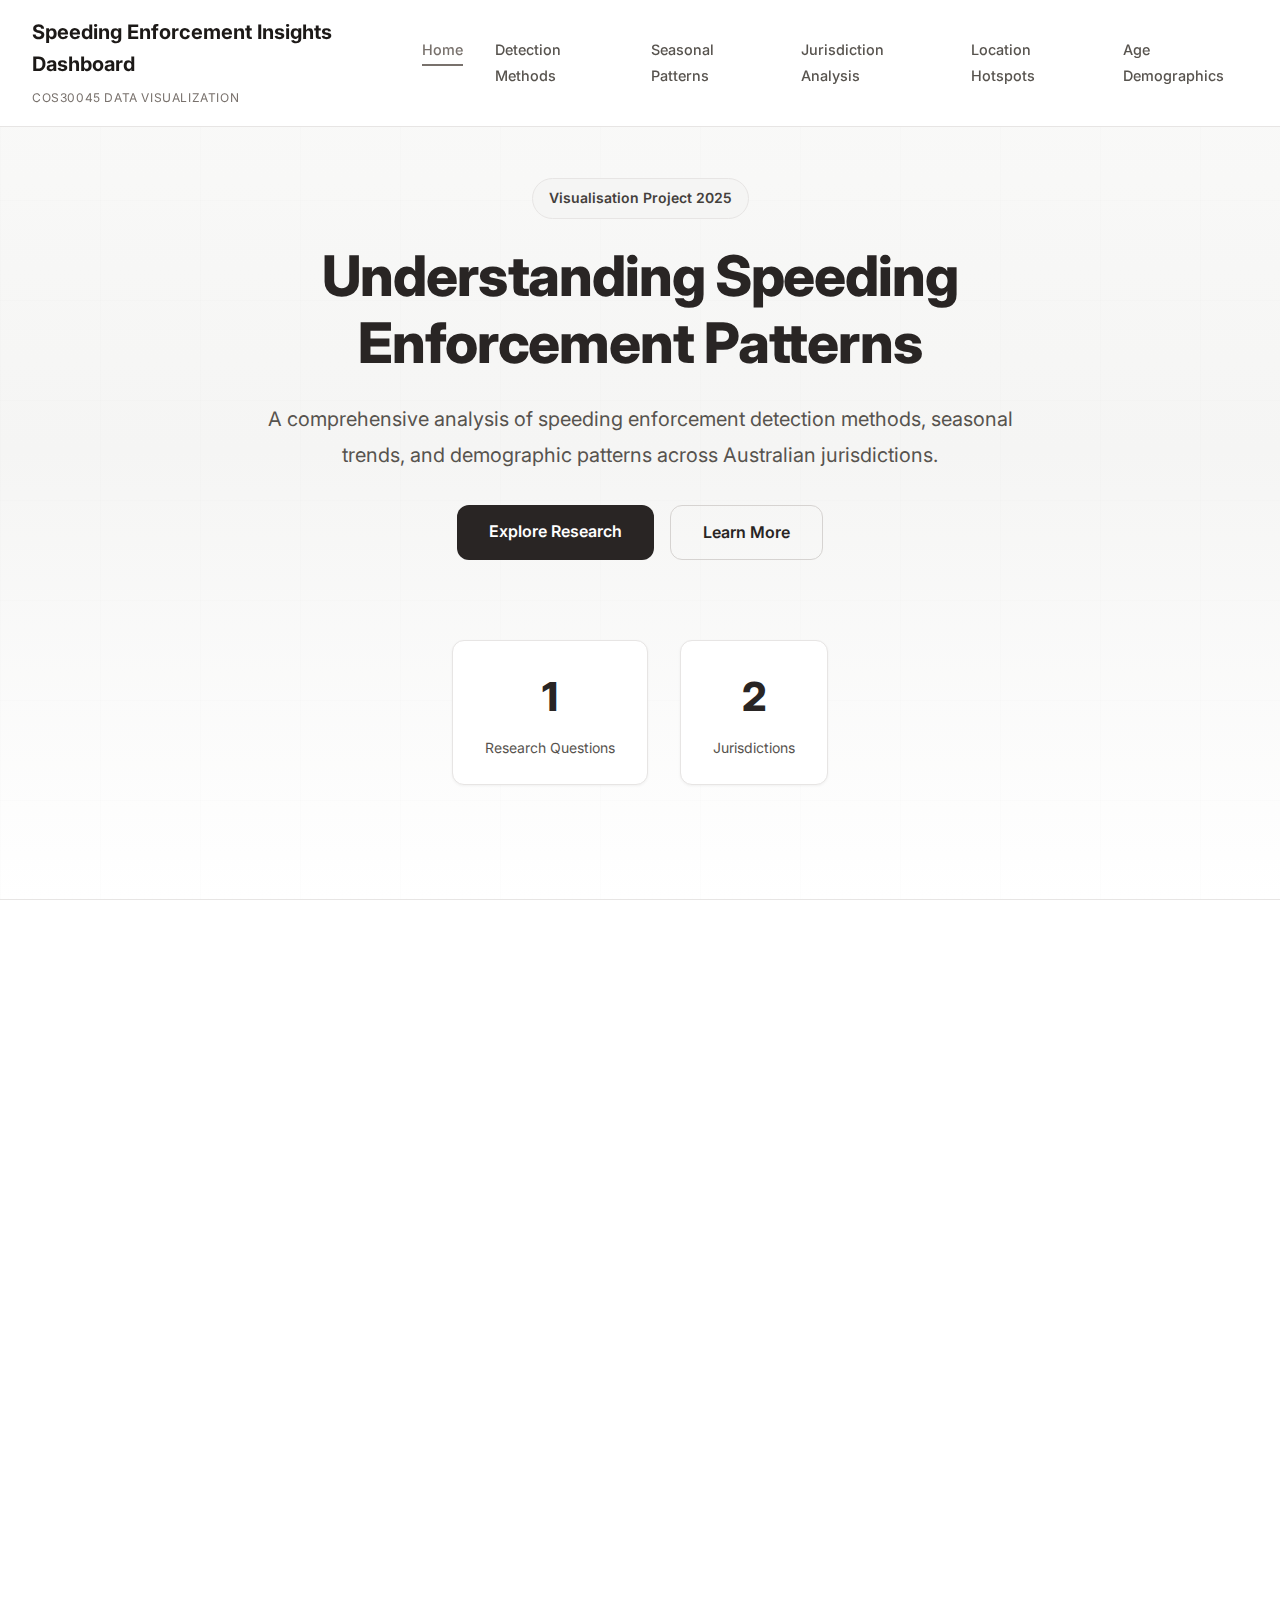
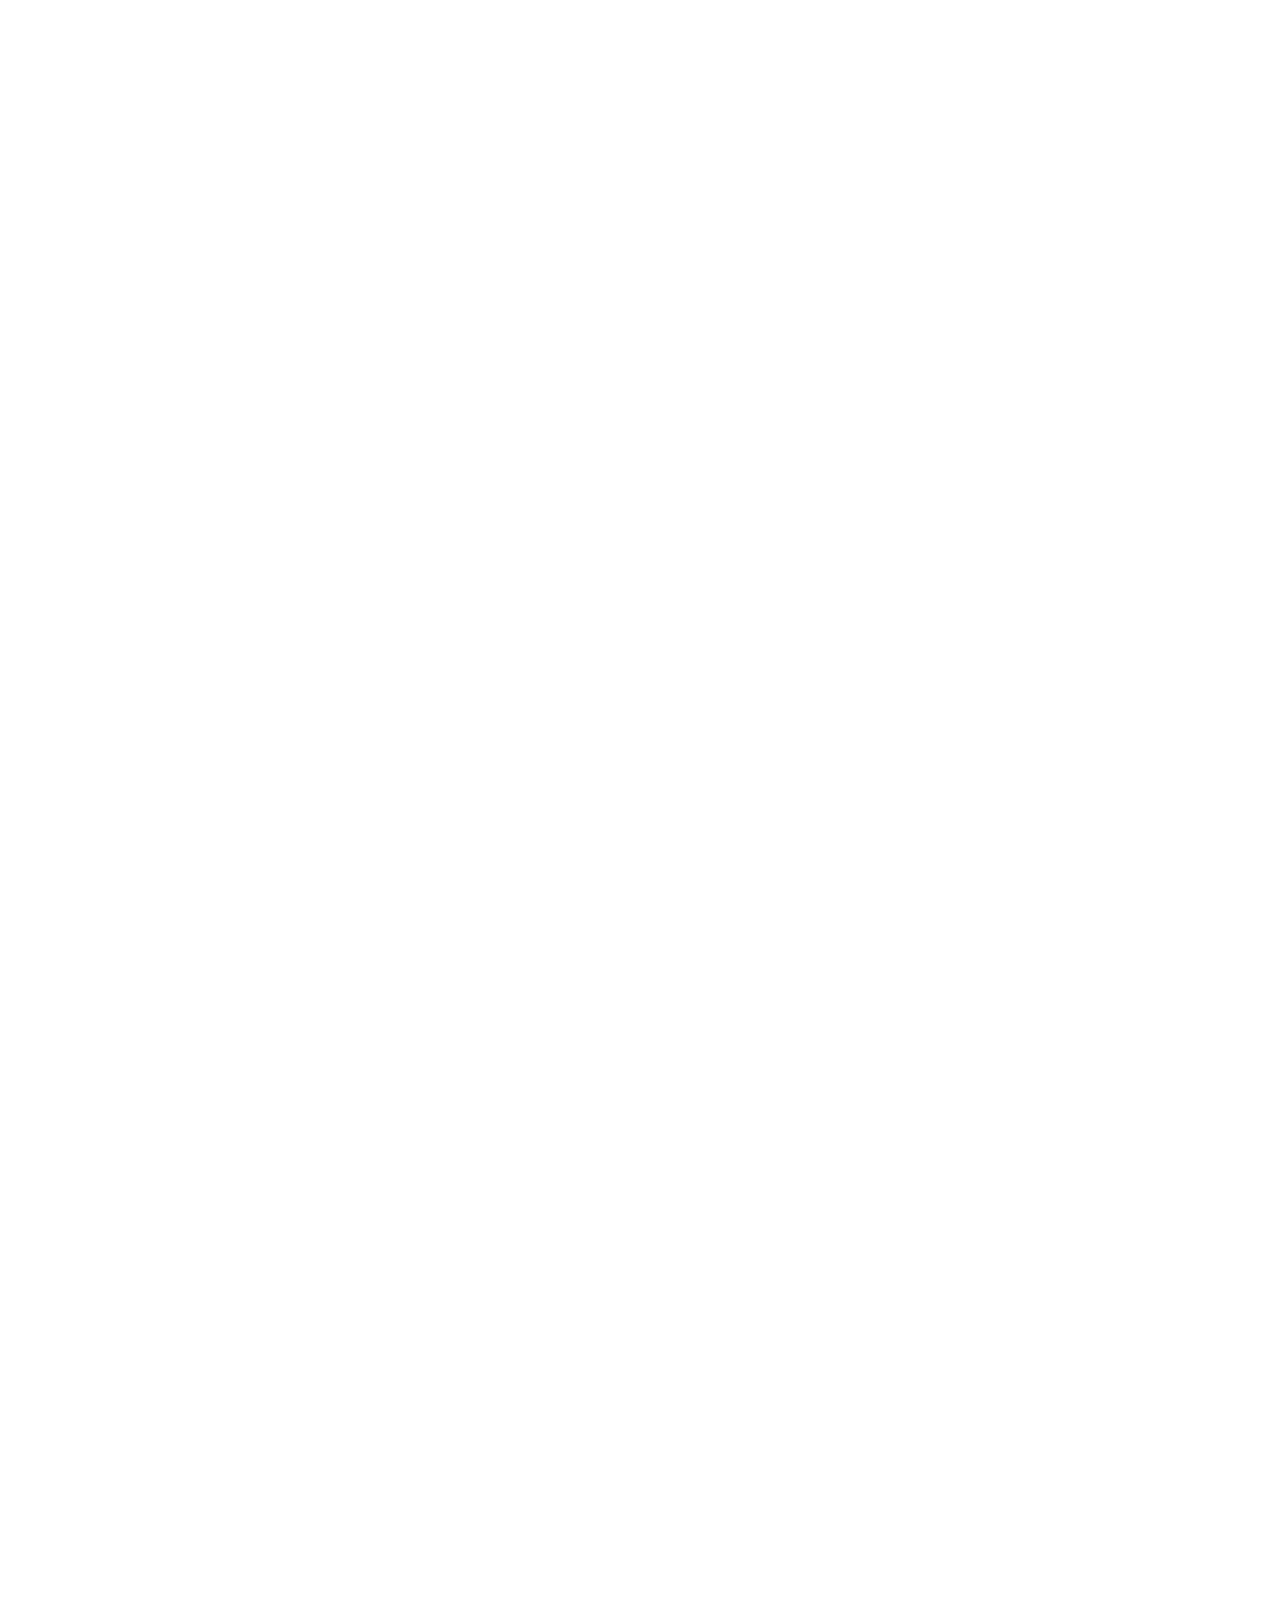
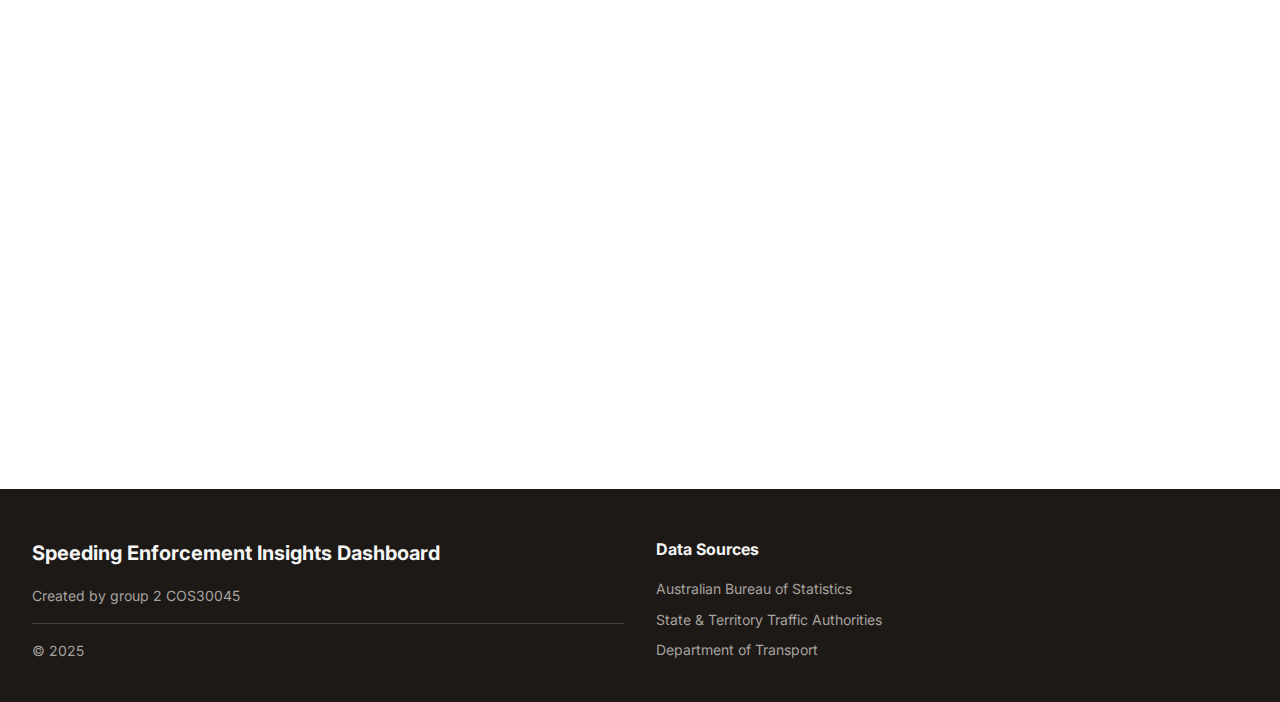
<file: index.html>
<!DOCTYPE html>
<html lang="en">
<head>
    <meta charset="UTF-8">
    <meta name="viewport" content="width=device-width, initial-scale=1.0">
    <title>Speeding Enforcement Insights Dashboard | COS30045</title>
    <link rel="stylesheet" href="css/styles-base.css">
    <link rel="stylesheet" href="css/styles-dashboard.css">
    <link rel="preconnect" href="https://fonts.googleapis.com">
    <link rel="preconnect" href="https://fonts.gstatic.com" crossorigin>
    <link href="https://fonts.googleapis.com/css2?family=Inter:wght@300;400;500;600;700;800&display=swap" rel="stylesheet">
</head>
<body>
    <!-- Navigation -->
    <nav class="navbar" id="navbar">
        <div class="nav-container">
            <div class="nav-brand">
                <h1><a href="index.html" style="color: inherit; text-decoration: none;">Speeding Enforcement Insights Dashboard</a></h1>
                <span class="nav-subtitle">COS30045 Data Visualization</span>
            </div>
            <ul class="nav-menu">
                <li><a href="index.html" class="nav-link active">Home</a></li>
                <li><a href="rq1.html" class="nav-link">Detection Methods</a></li>
                <li><a href="rq2.html" class="nav-link">Seasonal Patterns</a></li>
                <li><a href="rq3.html" class="nav-link">Jurisdiction Analysis</a></li>
                <li><a href="rq4.html" class="nav-link">Location Hotspots</a></li>
                <li><a href="rq5.html" class="nav-link">Age Demographics</a></li>
            </ul>
        </div>
    </nav>

    <!-- Hero Section -->
    <section class="hero">
        <div class="hero-content">
            <div class="hero-badge">Visualisation Project 2025</div>
            <h1 class="hero-title">Understanding Speeding<br>Enforcement Patterns</h1>
            <p class="hero-description">
                A comprehensive analysis of speeding enforcement detection methods, seasonal trends, 
                and demographic patterns across Australian jurisdictions.
            </p>
            <div class="hero-buttons">
                <a href="rq1.html" class="btn btn-primary">Explore Research</a>
                <a href="#overview" class="btn btn-secondary">Learn More</a>
            </div>
        </div>
        <div class="hero-stats">
            <div class="stat-card">
                <div class="stat-number">5</div>
                <div class="stat-label">Research Questions</div>
            </div>
            <div class="stat-card">
                <div class="stat-number">8</div>
                <div class="stat-label">Jurisdictions</div>
            </div>
            
        </div>
    </section>

    <!-- Overview Section -->
    <section id="overview" class="section section-light">
        <div class="container">
            <div class="section-header">
                <h2 class="section-title">Research Overview</h2>
                <p class="section-description">
                    This project explores five critical research questions about traffic infractions 
                    in Australia, using modern data visualization techniques to uncover patterns and insights.
                </p>
            </div>

            <div class="research-grid">
                <a href="rq1.html" class="research-card">
                    <div class="research-number">01</div>
                    <h3>Detection Method vs Outcomes</h3>
                    <p>Analyzing the relationship between camera and police detection methods and their resulting outcomes over time.</p>
                    <div class="research-tags">
                        <span class="tag">Bar Charts</span>
                        <span class="tag">Time Series</span>
                        <span class="tag">Small Multiples</span>
                    </div>
                    <div class="research-arrow">→</div>
                </a>

                <a href="rq2.html" class="research-card">
                    <div class="research-number">02</div>
                    <h3>Seasonal Patterns</h3>
                    <p>Exploring monthly and yearly trends to identify seasonal patterns in traffic infractions across multiple years.</p>
                    <div class="research-tags">
                        <span class="tag">Heatmap</span>
                        <span class="tag">Line Charts</span>
                        <span class="tag">Temporal Analysis</span>
                    </div>
                    <div class="research-arrow">→</div>
                </a>

                <a href="rq3.html" class="research-card">
                    <div class="research-number">03</div>
                    <h3>Method Effectiveness by Jurisdiction</h3>
                    <p>Comparing detection method effectiveness across Australian states and territories with geographic context.</p>
                    <div class="research-tags">
                        <span class="tag">Choropleth Map</span>
                        <span class="tag">Bar Charts</span>
                        <span class="tag">Per Capita</span>
                    </div>
                    <div class="research-arrow">→</div>
                </a>

                <a href="rq4.html" class="research-card">
                    <div class="research-number">04</div>
                    <h3>Location of Infractions</h3>
                    <p>Identifying hotspots and analyzing infraction distribution across metropolitan, regional, and remote areas.</p>
                    <div class="research-tags">
                        <span class="tag">Hotspot Map</span>
                        <span class="tag">Stacked Charts</span>
                        <span class="tag">Location Analysis</span>
                    </div>
                    <div class="research-arrow">→</div>
                </a>

                <a href="rq5.html" class="research-card">
                    <div class="research-number">05</div>
                    <h3>Age Groups Analysis</h3>
                    <p>Analyzing infraction rates per 10,000 license holders across different age demographics.</p>
                    <div class="research-tags">
                        <span class="tag">Bar Charts</span>
                        <span class="tag">Lollipop Charts</span>
                        <span class="tag">Demographics</span>
                    </div>
                    <div class="research-arrow">→</div>
                </a>
            </div>
        </div>
    </section>

    <!-- Key Findings Section -->
    <section class="section section-dark">
        <div class="container">
            <div class="section-header">
                <h2 class="section-title">Key Findings Snapshot</h2>
                <p class="section-description">
                    High-level insights from our comprehensive analysis
                </p>
            </div>

            <div class="findings-grid">
                <div class="finding-card">
                    <div class="finding-icon">
                        <svg width="32" height="32" viewBox="0 0 24 24" fill="none" stroke="currentColor" stroke-width="2">
                            <path d="M23 19a2 2 0 0 1-2 2H3a2 2 0 0 1-2-2V8a2 2 0 0 1 2-2h4l2-3h6l2 3h4a2 2 0 0 1 2 2z"></path>
                            <circle cx="12" cy="13" r="4"></circle>
                        </svg>
                    </div>
                    <h4>Camera Detection Growth</h4>
                    <p class="finding-stat">+145%</p>
                    <p>Camera detections have increased significantly over the past 5 years, while police detections remain stable.</p>
                </div>

                <div class="finding-card">
                    <div class="finding-icon">
                        <svg width="32" height="32" viewBox="0 0 24 24" fill="none" stroke="currentColor" stroke-width="2">
                            <rect x="3" y="4" width="18" height="18" rx="2" ry="2"></rect>
                            <line x1="16" y1="2" x2="16" y2="6"></line>
                            <line x1="8" y1="2" x2="8" y2="6"></line>
                            <line x1="3" y1="10" x2="21" y2="10"></line>
                        </svg>
                    </div>
                    <h4>Peak Season</h4>
                    <p class="finding-stat">Dec-Jan</p>
                    <p>Holiday months show 35% higher infraction rates, likely due to increased travel and tourist activity.</p>
                </div>

                <div class="finding-card">
                    <div class="finding-icon">
                        <svg width="32" height="32" viewBox="0 0 24 24" fill="none" stroke="currentColor" stroke-width="2">
                            <polygon points="1 6 1 22 8 18 16 22 23 18 23 2 16 6 8 2 1 6"></polygon>
                            <line x1="8" y1="2" x2="8" y2="18"></line>
                            <line x1="16" y1="6" x2="16" y2="22"></line>
                        </svg>
                    </div>
                    <h4>Highest Per Capita</h4>
                    <p class="finding-stat">Victoria</p>
                    <p>Victoria leads with 127 infractions per 10,000 residents, followed by NSW and Queensland.</p>
                </div>

                <div class="finding-card">
                    <div class="finding-icon">
                        <svg width="32" height="32" viewBox="0 0 24 24" fill="none" stroke="currentColor" stroke-width="2">
                            <path d="M3 9l9-7 9 7v11a2 2 0 0 1-2 2H5a2 2 0 0 1-2-2z"></path>
                            <polyline points="9 22 9 12 15 12 15 22"></polyline>
                        </svg>
                    </div>
                    <h4>Urban Concentration</h4>
                    <p class="finding-stat">73%</p>
                    <p>Metropolitan areas account for nearly three-quarters of all infractions despite having less road distance.</p>
                </div>

                <div class="finding-card">
                    <div class="finding-icon">
                        <svg width="32" height="32" viewBox="0 0 24 24" fill="none" stroke="currentColor" stroke-width="2">
                            <path d="M17 21v-2a4 4 0 0 0-4-4H5a4 4 0 0 0-4 4v2"></path>
                            <circle cx="9" cy="7" r="4"></circle>
                            <path d="M23 21v-2a4 4 0 0 0-3-3.87"></path>
                            <path d="M16 3.13a4 4 0 0 1 0 7.75"></path>
                        </svg>
                    </div>
                    <h4>Highest Risk Age</h4>
                    <p class="finding-stat">17-24</p>
                    <p>Young drivers show 284 infractions per 10,000 license holders, the highest among all age groups.</p>
                </div>

                <div class="finding-card">
                    <div class="finding-icon">
                        <svg width="32" height="32" viewBox="0 0 24 24" fill="none" stroke="currentColor" stroke-width="2">
                            <path d="M22 11.08V12a10 10 0 1 1-5.93-9.14"></path>
                            <polyline points="22 4 12 14.01 9 11.01"></polyline>
                        </svg>
                    </div>
                    <h4>Safest Drivers</h4>
                    <p class="finding-stat">55-64</p>
                    <p>Middle-aged drivers demonstrate the lowest infraction rate with only 67 per 10,000 license holders.</p>
                </div>
            </div>
        </div>
    </section>

    <!-- About Section -->
    <section class="section section-light">
        <div class="container">
            <div class="about-content">
                <div class="about-text">
                    <h2 class="section-title">About This Project</h2>
                    <p>
                        This comprehensive data visualization project examines speeding enforcement patterns 
                        across Australia, providing insights into detection methods, temporal trends, 
                        geographic distribution, and demographic patterns.
                    </p>
                    <p>
                        Using modern visualization techniques including interactive charts, maps, and 
                        heatmaps, we transform complex datasets into actionable insights that can inform 
                        traffic safety policies and speeding enforcement strategies.
                    </p>
                    <div class="about-features">
                        <div class="feature-item">
                            <strong>Interactive Visualizations</strong>
                            <p>Explore data dynamically with filters and controls</p>
                        </div>
                        <div class="feature-item">
                            <strong>Multiple Perspectives</strong>
                            <p>View data through different chart types and metrics</p>
                        </div>
                        <div class="feature-item">
                            <strong>Comprehensive Coverage</strong>
                            <p>Analysis across 8 jurisdictions and 6 years of data</p>
                        </div>
                    </div>
                </div>
                <div class="about-stats-large">
                    <div class="about-stat-item">
                        <div class="about-stat-value">228,000+</div>
                        <div class="about-stat-label">Infractions Analyzed</div>
                    </div>
                    <div class="about-stat-item">
                        <div class="about-stat-value">6 Years</div>
                        <div class="about-stat-label">Data Coverage</div>
                    </div>
                    <div class="about-stat-item">
                        <div class="about-stat-value">8 States</div>
                        <div class="about-stat-label">Jurisdictions</div>
                    </div>
                </div>
            </div>
        </div>
    </section>

    <!-- Footer -->
    <footer class="footer">
        <div class="container">
            <div class="footer-content">
                <div class="footer-section">
                    <h3>Speeding Enforcement Insights Dashboard</h3>
                    <p>Created by group 2 COS30045</p>
                    <p class="footer-year">© 2025</p>
                </div>
                <div class="footer-section">
                    <h4>Data Sources</h4>
                    <p>Australian Bureau of Statistics</p>
                    <p>State & Territory Traffic Authorities</p>
                    <p>Department of Transport</p>
                </div>
            </div>
        </div>
    </footer>

    <!-- Scripts -->
    <script src="main.js"></script>
</body>
</html>
</file>
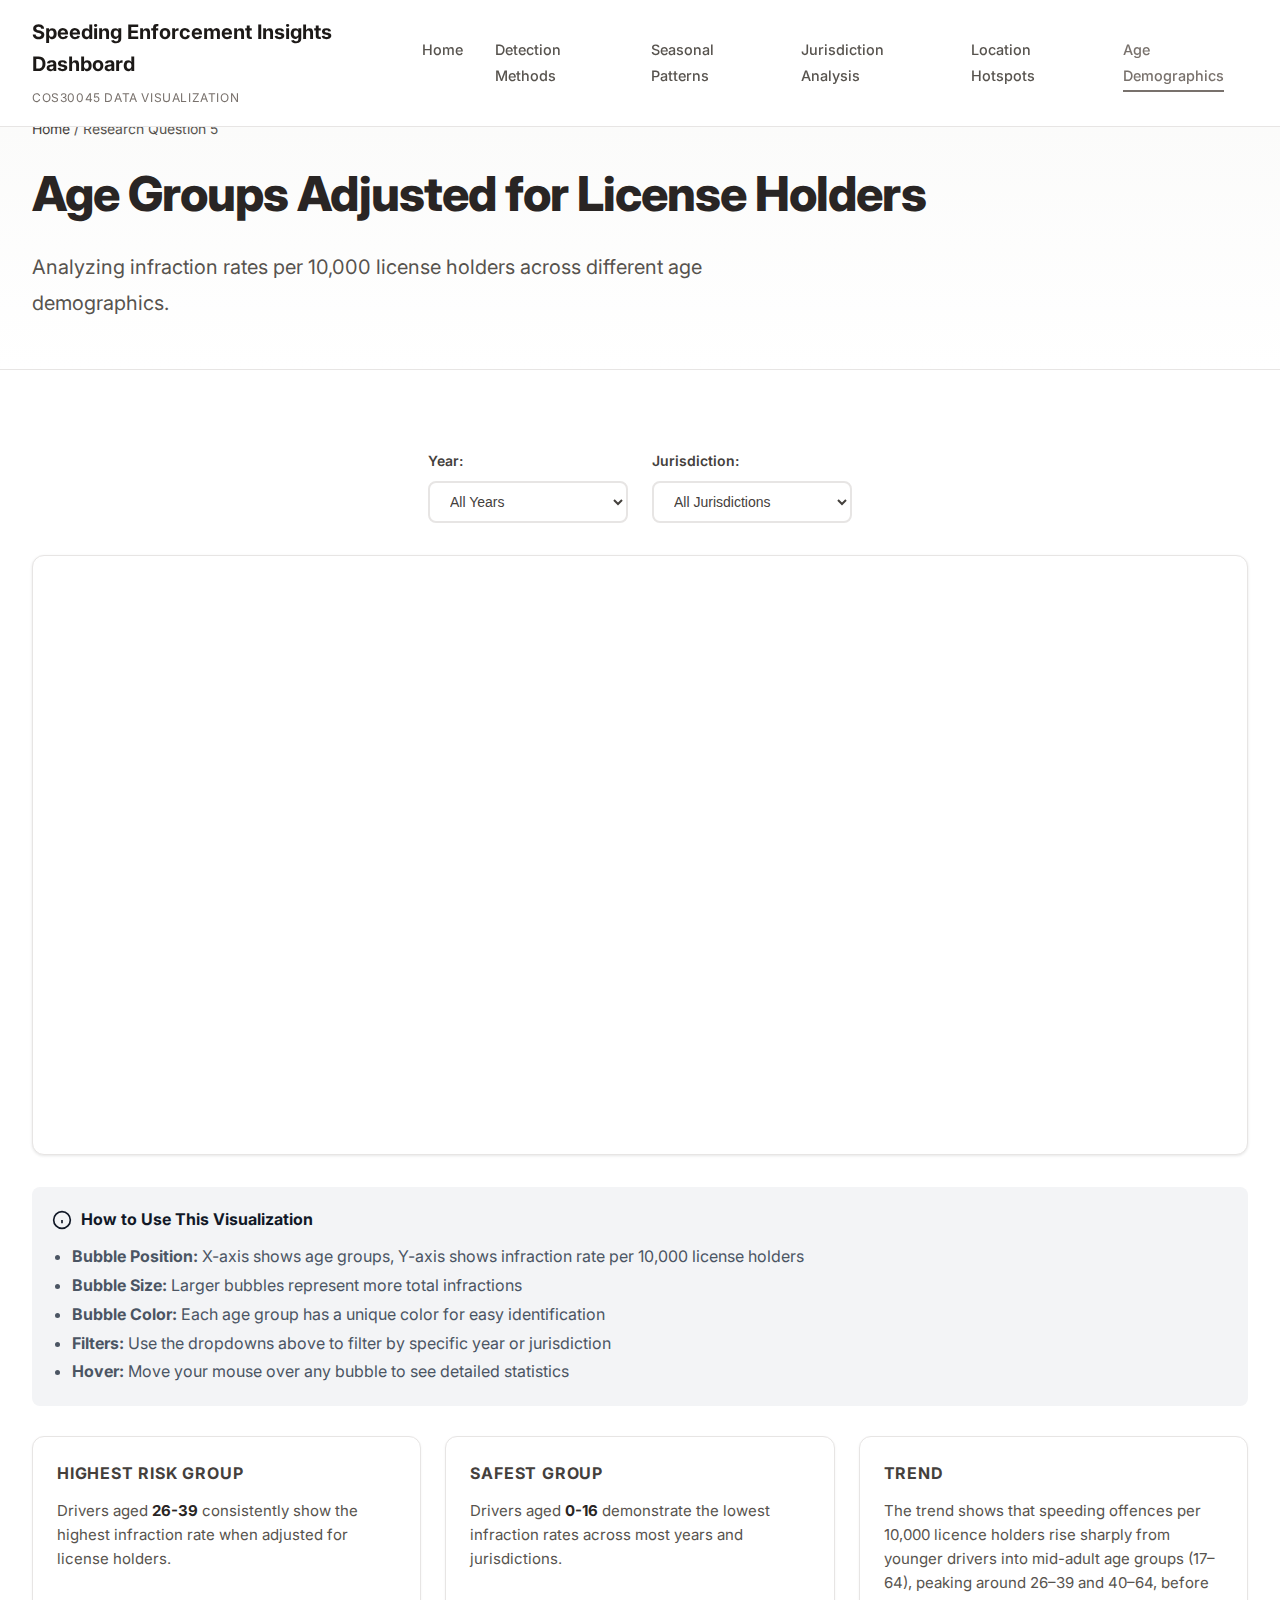
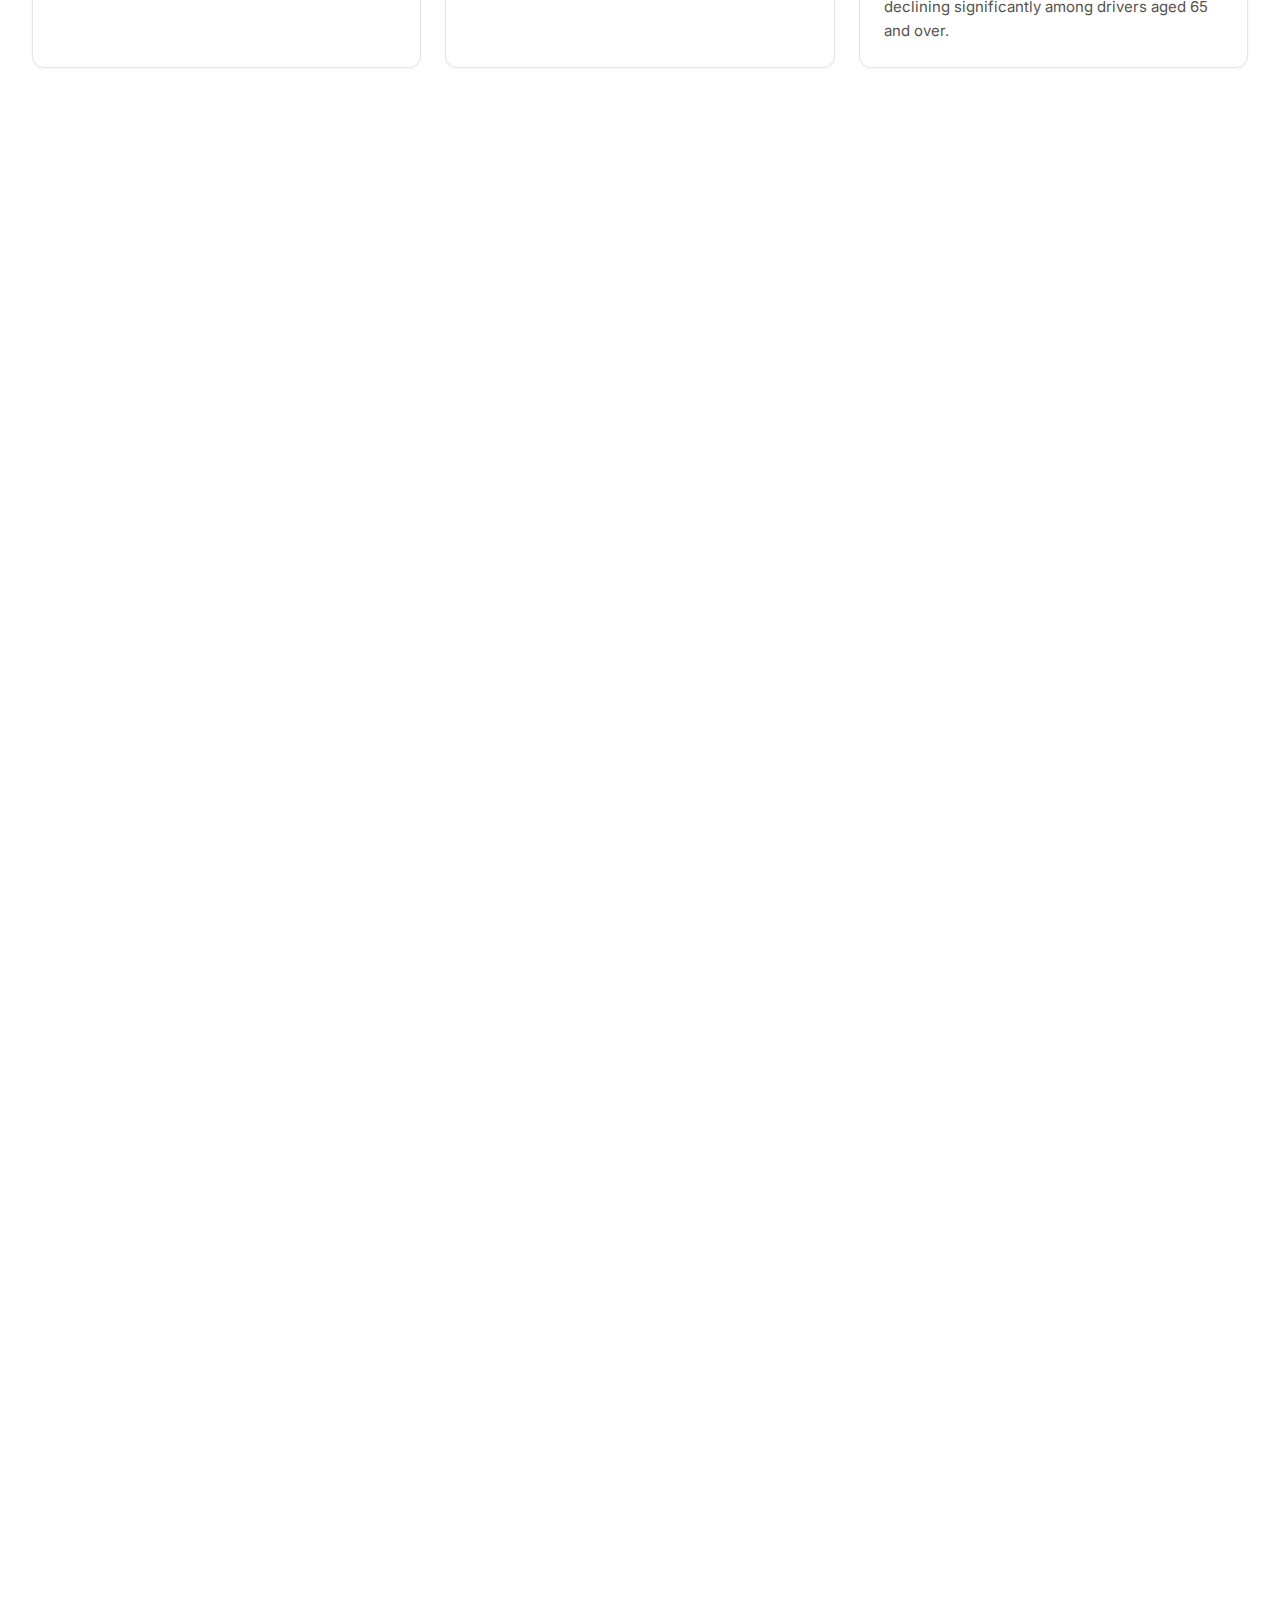
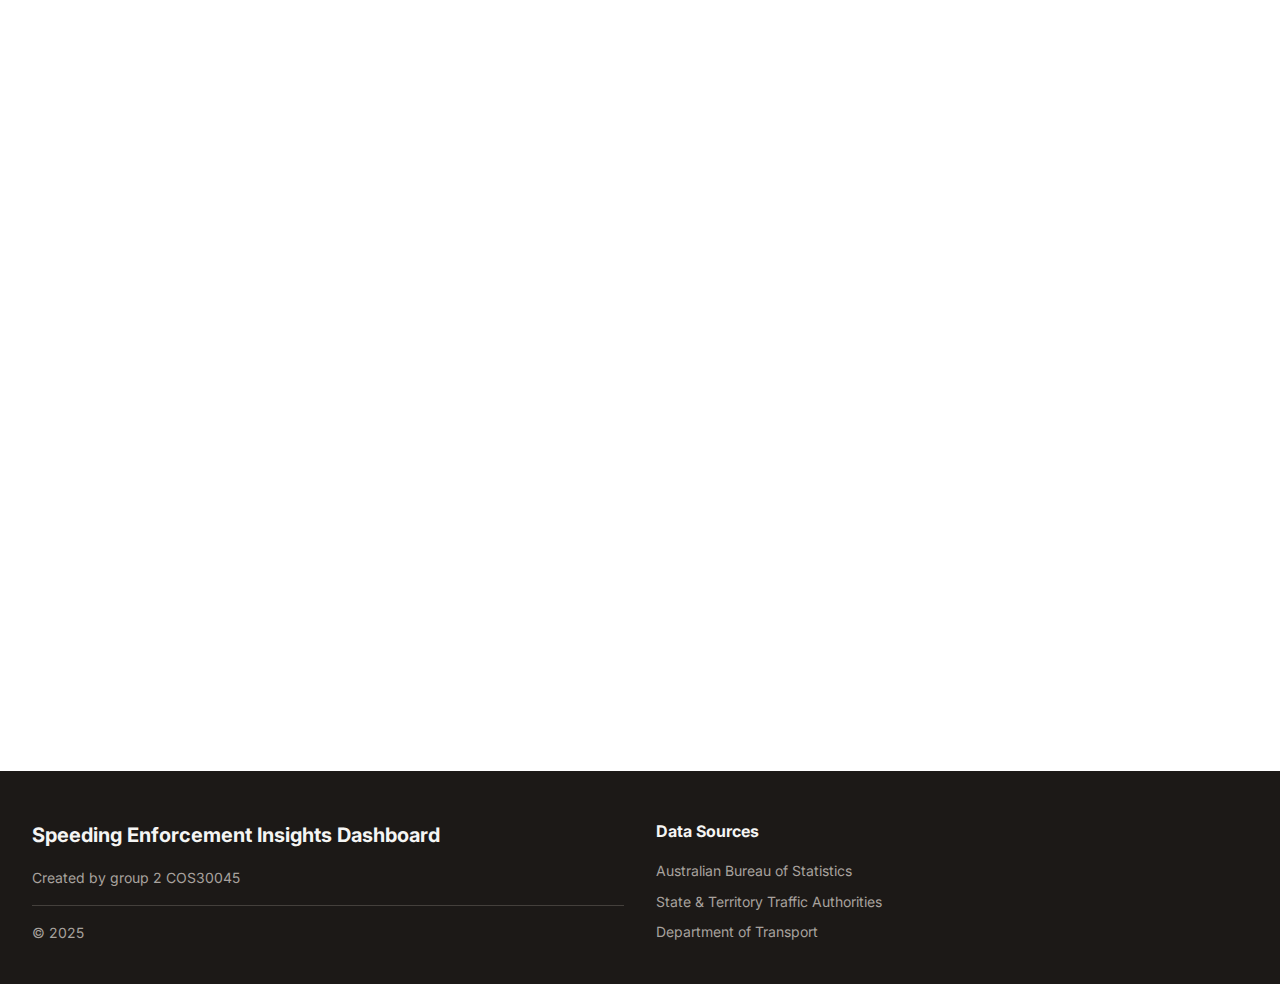
<file: rq5.html>
<!DOCTYPE html>
<html lang="en">
<head>
    <meta charset="UTF-8">
    <meta name="viewport" content="width=device-width, initial-scale=1.0">
    <title>RQ5: Age Demographics | Speeding Enforcement Insights Dashboard</title>
    <link rel="stylesheet" href="css/styles-base.css">
    <link rel="stylesheet" href="css/styles-questions.css">
    <link rel="preconnect" href="https://fonts.googleapis.com">
    <link rel="preconnect" href="https://fonts.gstatic.com" crossorigin>
    <link href="https://fonts.googleapis.com/css2?family=Inter:wght@300;400;500;600;700;800&display=swap" rel="stylesheet">
    
    <!-- D3.js -->
    <script src="https://d3js.org/d3.v7.min.js"></script>
</head>
<body>
    <!-- Navigation -->
    <nav class="navbar" id="navbar">
        <div class="nav-container">
            <div class="nav-brand">
                <h1><a href="index.html" style="color: inherit; text-decoration: none;">Speeding Enforcement Insights Dashboard</a></h1>
                <span class="nav-subtitle">COS30045 Data Visualization</span>
            </div>
            <ul class="nav-menu">
                <li><a href="index.html" class="nav-link">Home</a></li>
                <li><a href="rq1.html" class="nav-link">Detection Methods</a></li>
                <li><a href="rq2.html" class="nav-link">Seasonal Patterns</a></li>
                <li><a href="rq3.html" class="nav-link">Jurisdiction Analysis</a></li>
                <li><a href="rq4.html" class="nav-link">Location Hotspots</a></li>
                <li><a href="rq5.html" class="nav-link active">Age Demographics</a></li>
            </ul>
        </div>
    </nav>

    <!-- Page Header -->
    <section class="page-header">
        <div class="container">
            <div class="breadcrumb">
                <a href="index.html">Home</a> / <span>Research Question 5</span>
            </div>
            <h1 class="page-title">Age Groups Adjusted for License Holders</h1>
            <p class="page-description">
                Analyzing infraction rates per 10,000 license holders across different age demographics.
            </p>
        </div>
    </section>

    <!-- Main Content -->
    <section class="section section-light">
        <div class="container">
            <div class="viz-controls">
                <label class="control-label">
                    <span>Year:</span>
                    <select id="rq5-year" class="control-select">
                        <option value="all">All Years</option>
                    </select>
                </label>
                <label class="control-label">
                    <span>Jurisdiction:</span>
                    <select id="rq5-jurisdiction" class="control-select">
                        <option value="all">All Jurisdictions</option>
                    </select>
                </label>
            </div>

            <div id="rq5-bubble-chart" class="chart-container" style="min-height: 600px; display: flex; align-items: center; justify-content: center;">
                <p style="color: #6b7280;">Loading visualization...</p>
            </div>

            <div style="background: #f3f4f6; padding: 20px; border-radius: 8px; margin: 30px 0;">
                <h4 style="margin: 0 0 10px 0; color: #111827;">
                    <svg width="20" height="20" viewBox="0 0 24 24" fill="none" stroke="currentColor" stroke-width="2" style="vertical-align: middle; margin-right: 5px;">
                        <circle cx="12" cy="12" r="10"></circle>
                        <path d="M12 16v-4"></path>
                        <path d="M12 8h.01"></path>
                    </svg>
                    How to Use This Visualization
                </h4>
                <ul style="margin: 0; padding-left: 20px; color: #4b5563; line-height: 1.8;">
                    <li><strong>Bubble Position:</strong> X-axis shows age groups, Y-axis shows infraction rate per 10,000 license holders</li>
                    <li><strong>Bubble Size:</strong> Larger bubbles represent more total infractions</li>
                    <li><strong>Bubble Color:</strong> Each age group has a unique color for easy identification</li>
                    <li><strong>Filters:</strong> Use the dropdowns above to filter by specific year or jurisdiction</li>
                    <li><strong>Hover:</strong> Move your mouse over any bubble to see detailed statistics</li>
                </ul>
            </div>

            <div class="insights">
                <div class="insight-card">
                    <h4>Highest Risk Group</h4>
                    <p>Drivers aged <strong>26-39</strong> consistently show the highest infraction rate 
                    when adjusted for license holders.</p>
                </div>
                <div class="insight-card">
                    <h4>Safest Group</h4>
                    <p>Drivers aged <strong>0-16</strong> demonstrate the lowest infraction rates across most 
                    years and jurisdictions.</p>
                </div>
                <div class="insight-card">
                    <h4>Trend</h4>
                    <p>The trend shows that speeding offences per 10,000 licence holders rise sharply from younger drivers 
                        into mid-adult age groups (17–64), peaking around 26–39 and 40–64, before declining significantly among drivers aged 65 and over.</p>
                </div>
            </div>
        </div>
    </section>

    <!-- Analysis Section -->
    <section class="section section-dark">
        <div class="container">
            <h2 class="section-title">Demographic Analysis (2010-2024)</h2>
            
            <div class="analysis-grid">
                <div class="analysis-card">
                    <h3>
                        <svg width="24" height="24" viewBox="0 0 24 24" fill="none" stroke="currentColor" stroke-width="2" style="vertical-align: middle; margin-right: 8px;">
                            <path d="M17 21v-2a4 4 0 0 0-4-4H5a4 4 0 0 0-4 4v2"></path>
                            <circle cx="9" cy="7" r="4"></circle>
                            <path d="M23 21v-2a4 4 0 0 0-3-3.87"></path>
                            <path d="M16 3.13a4 4 0 0 1 0 7.75"></path>
                        </svg>
                        Young Drivers (17-25)
                    </h3>
                    <p>
                        Young drivers consistently show the highest infraction rates across all jurisdictions 
                        and years when adjusted for license holders. The bubble chart reveals significant 
                        risk factors including inexperience, risk-taking behavior, and lifestyle patterns 
                        that persist across different time periods.
                    </p>
                    <ul>
                        <li>Consistently highest rate per 10,000 license holders</li>
                        <li>Significant variation between jurisdictions</li>
                        <li>Pattern remains stable over 2010-2024 period</li>
                    </ul>
                </div>

                <div class="analysis-card">
                    <h3>
                        <svg width="24" height="24" viewBox="0 0 24 24" fill="none" stroke="currentColor" stroke-width="2" style="vertical-align: middle; margin-right: 8px;">
                            <path d="M18 20V10M12 20V4M6 20v-6"></path>
                        </svg>
                        Young Adults (26-39)
                    </h3>
                    <p>
                        The 26-39 age group shows moderate infraction rates, typically falling between young 
                        drivers and middle-aged drivers. The bubble visualization reveals this transition period 
                        where driving behavior becomes more stable, though regional variations are significant.
                    </p>
                    <ul>
                        <li>Moderate infraction rates across all years</li>
                        <li>Shows gradual improvement with age</li>
                        <li>Significant jurisdiction-to-jurisdiction variation</li>
                    </ul>
                </div>

                <div class="analysis-card">
                    <h3>
                        <svg width="24" height="24" viewBox="0 0 24 24" fill="none" stroke="currentColor" stroke-width="2" style="vertical-align: middle; margin-right: 8px;">
                            <path d="M20 21v-2a4 4 0 0 0-4-4H8a4 4 0 0 0-4 4v2"></path>
                            <circle cx="12" cy="7" r="4"></circle>
                        </svg>
                        Middle-Aged Drivers (40-64)
                    </h3>
                    <p>
                        Middle-aged drivers consistently demonstrate the lowest infraction rates per license holder 
                        across most jurisdictions and years. The bubble chart clearly shows smaller bubble sizes 
                        and lower rates, reflecting decades of driving experience and established safe driving patterns.
                    </p>
                    <ul>
                        <li>Lowest rates in most years and jurisdictions</li>
                        <li>Most stable behavior patterns over time</li>
                        <li>Represents baseline for safe driving behavior</li>
                    </ul>
                </div>

                <div class="analysis-card">
                    <h3>
                        <svg width="24" height="24" viewBox="0 0 24 24" fill="none" stroke="currentColor" stroke-width="2" style="vertical-align: middle; margin-right: 8px;">
                            <circle cx="12" cy="8" r="7"></circle>
                            <polyline points="8.21 13.89 7 23 12 20 17 23 15.79 13.88"></polyline>
                        </svg>
                        Senior Drivers (65 and over)
                    </h3>
                    <p>
                        Senior drivers show varying patterns across jurisdictions. While generally maintaining 
                        low infraction rates, the bubble chart reveals interesting differences by region. Use the 
                        filters to explore specific jurisdictions and years for detailed insights.
                    </p>
                    <ul>
                        <li>Generally low rates per 10,000 license holders</li>
                        <li>Regional variation in patterns</li>
                        <li>Data availability varies by jurisdiction</li>
                    </ul>
                </div>
            </div>
        </div>
    </section>

    <!-- Additional Insights -->
    <section class="section section-light">
        <div class="container">
            <h2 class="section-title">Policy Implications</h2>
            
            <div class="policy-grid">
                <div class="policy-card">
                    <div class="policy-icon">
                        <svg width="40" height="40" viewBox="0 0 24 24" fill="none" stroke="currentColor" stroke-width="2">
                            <path d="M22 10v6M2 10l10-5 10 5-10 5z"></path>
                            <path d="M6 12v5c3 3 9 3 12 0v-5"></path>
                        </svg>
                    </div>
                    <h3>Targeted Education</h3>
                    <p>
                        The dramatic difference between young and experienced drivers suggests significant opportunity 
                        for targeted education programs. Enhanced graduated licensing programs and mandatory 
                        awareness training could help reduce the young driver infraction rate.
                    </p>
                </div>

                <div class="policy-card">
                    <div class="policy-icon">
                        <svg width="40" height="40" viewBox="0 0 24 24" fill="none" stroke="currentColor" stroke-width="2">
                            <line x1="18" y1="20" x2="18" y2="10"></line>
                            <line x1="12" y1="20" x2="12" y2="4"></line>
                            <line x1="6" y1="20" x2="6" y2="14"></line>
                        </svg>
                    </div>
                    <h3>Risk-Based Enforcement</h3>
                    <p>
                        Understanding age-based risk profiles enables more effective resource allocation. Focusing 
                        enforcement and education on high-risk demographics and locations frequented by younger 
                        drivers could yield better safety outcomes.
                    </p>
                </div>

                <div class="policy-card">
                    <div class="policy-icon">
                        <svg width="40" height="40" viewBox="0 0 24 24" fill="none" stroke="currentColor" stroke-width="2">
                            <path d="M21 12a9 9 0 0 0-9-9 9.75 9.75 0 0 0-6.74 2.74L3 8"></path>
                            <path d="M3 3v5h5"></path>
                            <path d="M3 12a9 9 0 0 0 9 9 9.75 9.75 0 0 0 6.74-2.74L21 16"></path>
                            <path d="M16 16h5v5"></path>
                        </svg>
                    </div>
                    <h3>Behavioral Change</h3>
                    <p>
                        The clear improvement with age demonstrates that driver behavior can and does change. 
                        Programs that accelerate this maturation process through peer mentoring or advanced 
                        training could reduce infractions in younger cohorts.
                    </p>
                </div>

                <div class="policy-card">
                    <div class="policy-icon">
                        <svg width="40" height="40" viewBox="0 0 24 24" fill="none" stroke="currentColor" stroke-width="2">
                            <line x1="12" y1="1" x2="12" y2="23"></line>
                            <path d="M17 5H9.5a3.5 3.5 0 0 0 0 7h5a3.5 3.5 0 0 1 0 7H6"></path>
                        </svg>
                    </div>
                    <h3>Insurance Implications</h3>
                    <p>
                        The data supports age-differentiated insurance premiums and could inform more granular 
                        risk assessment models. The sharp decline from 17-24 to 25-34 justifies the common 
                        insurance age threshold at 25.
                    </p>
                </div>
            </div>
        </div>
    </section>

    <!-- Navigation -->
    <section class="section section-dark">
        <div class="container">
            <div class="page-navigation">
                <a href="rq4.html" class="nav-btn nav-btn-secondary">← Previous: Location Hotspots</a>
                <a href="index.html" class="nav-btn nav-btn-primary">Back to Home →</a>
            </div>
        </div>
    </section>

    <!-- Footer -->
    <footer class="footer">
        <div class="container">
            <div class="footer-content">
                <div class="footer-section">
                    <h3>Speeding Enforcement Insights Dashboard</h3>
                    <p>Created by group 2 COS30045</p>
                    <p class="footer-year">© 2025</p>
                </div>
                <div class="footer-section">
                    <h4>Data Sources</h4>
                    <p>Australian Bureau of Statistics</p>
                    <p>State & Territory Traffic Authorities</p>
                    <p>Department of Transport</p>
                </div>
            </div>
        </div>
    </footer>

    <!-- Scripts -->
    <script src="js/rq5.js"></script>
    <script src="main.js"></script>
</body>
</html>
</file>
<file: css/styles-dashboard.css>
/* ===== DASHBOARD/HOME PAGE STYLES ===== */

/* ===== HERO SECTION ===== */
.hero {
    padding: 8rem 2rem 4rem;
    background: linear-gradient(to bottom, #fafaf9 0%, #f5f5f4 50%, #ffffff 100%);
    color: var(--beige-800);
    min-height: 100vh;
    display: flex;
    flex-direction: column;
    justify-content: center;
    align-items: center;
    position: relative;
    overflow: hidden;
    border-bottom: 1px solid var(--beige-200);
}

.hero::before {
    content: '';
    position: absolute;
    top: 0;
    left: 0;
    right: 0;
    bottom: 0;
    background: url('data:image/svg+xml,<svg width="100" height="100" xmlns="http://www.w3.org/2000/svg"><defs><pattern id="grid" width="100" height="100" patternUnits="userSpaceOnUse"><path d="M 100 0 L 0 0 0 100" fill="none" stroke="rgba(120,113,108,0.05)" stroke-width="1"/></pattern></defs><rect width="100%" height="100%" fill="url(%23grid)"/></svg>');
    opacity: 0.5;
}

.hero-content {
    max-width: 800px;
    text-align: center;
    position: relative;
    z-index: 1;
}

.hero-badge {
    display: inline-block;
    padding: 0.5rem 1rem;
    background: var(--beige-100);
    border: 1px solid var(--beige-200);
    border-radius: 50px;
    font-size: 0.875rem;
    font-weight: 600;
    margin-bottom: 1.5rem;
    color: var(--beige-700);
}

.hero-title {
    font-size: 3.5rem;
    font-weight: 800;
    line-height: 1.2;
    margin-bottom: 1.5rem;
    letter-spacing: -0.02em;
}

.hero-description {
    font-size: 1.25rem;
    color: var(--beige-600);
    margin-bottom: 2rem;
    line-height: 1.8;
}

.hero-buttons {
    display: flex;
    gap: 1rem;
    justify-content: center;
    margin-bottom: 3rem;
}

.hero-stats {
    display: flex;
    gap: 2rem;
    margin-top: 2rem;
    position: relative;
    z-index: 1;
}

.stat-card {
    background: white;
    padding: 1.5rem 2rem;
    border-radius: var(--radius-lg);
    text-align: center;
    border: 1px solid var(--beige-200);
    box-shadow: 0 1px 3px rgba(0, 0, 0, 0.05);
}

.stat-number {
    font-size: 2.5rem;
    font-weight: 800;
    margin-bottom: 0.5rem;
    color: var(--beige-800);
}

.stat-label {
    font-size: 0.875rem;
    color: var(--beige-600);
}

/* ===== RESEARCH GRID (Home Page) ===== */
.research-grid {
    display: grid;
    grid-template-columns: repeat(auto-fit, minmax(350px, 1fr));
    gap: 2rem;
    margin-top: 3rem;
}

.research-card {
    background: white;
    padding: 2rem;
    border-radius: var(--radius-xl);
    border: 1px solid var(--beige-200);
    box-shadow: 0 1px 3px rgba(0, 0, 0, 0.05);
    text-decoration: none;
    color: inherit;
    transition: var(--transition);
    position: relative;
    overflow: hidden;
    display: block;
}

.research-card::before {
    content: '';
    position: absolute;
    top: 0;
    left: 0;
    width: 3px;
    height: 0;
    background: var(--beige-600);
    transition: var(--transition);
}

.research-card:hover {
    transform: translateY(-4px);
    box-shadow: 0 8px 24px rgba(0, 0, 0, 0.1);
    border-color: var(--beige-300);
}

.research-card:hover::before {
    height: 100%;
}

.research-number {
    font-size: 3rem;
    font-weight: 800;
    color: var(--beige-300);
    opacity: 0.4;
    position: absolute;
    top: 1rem;
    right: 1.5rem;
    line-height: 1;
}

.research-card h3 {
    font-size: 1.5rem;
    font-weight: 700;
    color: var(--gray-900);
    margin-bottom: 1rem;
    position: relative;
    z-index: 1;
}

.research-card p {
    font-size: 1rem;
    color: var(--gray-600);
    line-height: 1.6;
    margin-bottom: 1.5rem;
}

.research-tags {
    display: flex;
    gap: 0.5rem;
    flex-wrap: wrap;
    margin-bottom: 1rem;
}

.tag {
    display: inline-block;
    padding: 0.25rem 0.75rem;
    background: var(--beige-100);
    border: 1px solid var(--beige-200);
    color: var(--beige-700);
    border-radius: 50px;
    font-size: 0.75rem;
    font-weight: 600;
}

.research-arrow {
    font-size: 1.5rem;
    color: var(--beige-600);
    font-weight: 700;
    text-align: right;
}

/* ===== FINDINGS GRID ===== */
.findings-grid {
    display: grid;
    grid-template-columns: repeat(auto-fit, minmax(300px, 1fr));
    gap: 2rem;
}

.finding-card {
    background: white;
    border: 1px solid var(--beige-200);
    padding: 2rem;
    border-radius: var(--radius-lg);
    text-align: center;
    box-shadow: 0 1px 3px rgba(0, 0, 0, 0.05);
    transition: var(--transition);
}

.finding-card:hover {
    box-shadow: 0 4px 12px rgba(0, 0, 0, 0.08);
    border-color: var(--beige-300);
}

.finding-icon {
    font-size: 3rem;
    margin-bottom: 1rem;
    filter: grayscale(40%);
}

.finding-card h4 {
    font-size: 1.125rem;
    font-weight: 600;
    color: var(--beige-800);
    margin-bottom: 0.5rem;
}

.finding-stat {
    font-size: 2rem;
    font-weight: 800;
    color: var(--beige-700);
    margin: 1rem 0;
}

.finding-card p {
    font-size: 0.9375rem;
    color: var(--beige-600);
    line-height: 1.6;
}

/* ===== ABOUT SECTION ===== */
.about-content {
    display: grid;
    grid-template-columns: 1.5fr 1fr;
    gap: 3rem;
    align-items: center;
}

.about-text p {
    font-size: 1.125rem;
    color: var(--gray-600);
    line-height: 1.8;
    margin-bottom: 1.5rem;
}

.about-features {
    display: flex;
    flex-direction: column;
    gap: 1.5rem;
    margin-top: 2rem;
}

.feature-item strong {
    display: block;
    font-size: 1.125rem;
    color: var(--gray-900);
    margin-bottom: 0.5rem;
}

.feature-item p {
    font-size: 1rem;
    color: var(--gray-600);
    margin: 0;
}

.about-stats-large {
    display: flex;
    flex-direction: column;
    gap: 2rem;
}

.about-stat-item {
    background: white;
    border: 1px solid var(--beige-200);
    padding: 2rem;
    border-radius: var(--radius-lg);
    box-shadow: 0 1px 3px rgba(0, 0, 0, 0.05);
    text-align: center;
}

.about-stat-value {
    font-size: 2.5rem;
    font-weight: 800;
    color: var(--beige-800);
    margin-bottom: 0.5rem;
}

.about-stat-label {
    font-size: 1rem;
    color: var(--gray-600);
}

/* ===== RESPONSIVE UPDATES ===== */
@media (max-width: 768px) {
    .hero {
        padding: 6rem 1rem 3rem;
    }
    
    .hero-title {
        font-size: 2.5rem;
    }
    
    .hero-description {
        font-size: 1rem;
    }
    
    .hero-stats {
        flex-direction: column;
        gap: 1rem;
    }
    
    .hero-buttons {
        flex-direction: column;
    }
    
    .research-grid {
        grid-template-columns: 1fr;
    }
    
    .about-content {
        grid-template-columns: 1fr;
    }
}
</file>
<file: css/styles-questions.css>
/* ===== RESEARCH QUESTIONS PAGE STYLES ===== */

/* ===== PAGE HEADER ===== */
.page-header {
    background: linear-gradient(to bottom, var(--beige-50) 0%, #ffffff 100%);
    color: var(--beige-800);
    padding: 3rem 2rem 3rem;
    margin-top: 70px;
    border-bottom: 1px solid var(--beige-200);
}

.breadcrumb {
    font-size: 0.875rem;
    margin-bottom: 1rem;
    color: var(--beige-600);
}

.breadcrumb a {
    color: var(--beige-700);
    text-decoration: none;
    transition: var(--transition);
}

.breadcrumb a:hover {
    color: var(--beige-900);
    text-decoration: underline;
}

.page-title {
    font-size: 3rem;
    font-weight: 800;
    margin-bottom: 1rem;
    letter-spacing: -0.02em;
}

.page-description {
    font-size: 1.25rem;
    color: var(--beige-600);
    max-width: 800px;
    line-height: 1.8;
}

/* ===== VISUALIZATION CONTROLS ===== */
.viz-controls {
    display: flex;
    gap: 1.5rem;
    margin-bottom: 2rem;
    flex-wrap: wrap;
    justify-content: center;
}

.control-label {
    display: flex;
    flex-direction: column;
    gap: 0.5rem;
}

.control-label span {
    font-size: 0.875rem;
    font-weight: 600;
    color: var(--gray-700);
}

.control-select {
    padding: 0.625rem 1rem;
    border: 2px solid var(--gray-200);
    border-radius: var(--radius-md);
    font-size: 0.875rem;
    font-weight: 500;
    color: var(--gray-700);
    background: white;
    cursor: pointer;
    transition: var(--transition);
    min-width: 200px;
}

.control-select:hover {
    border-color: var(--beige-400);
}

.control-select:focus {
    outline: none;
    border-color: var(--beige-600);
    box-shadow: 0 0 0 3px rgba(120, 113, 108, 0.1);
}

/* ===== CHARTS ===== */
.chart-container {
    background: white;
    padding: 2rem;
    border-radius: var(--radius-xl);
    border: 1px solid var(--beige-200);
    box-shadow: 0 1px 3px rgba(0, 0, 0, 0.05);
    margin-bottom: 2rem;
    position: relative;
}

.chart-container canvas {
    max-height: 500px;
}

.chart-container-small {
    background: white;
    padding: 1.5rem;
    border-radius: var(--radius-lg);
    border: 1px solid var(--beige-200);
    box-shadow: 0 1px 3px rgba(0, 0, 0, 0.05);
    flex: 1;
}

.chart-container-small canvas {
    max-height: 400px;
}

/* ===== SMALL MULTIPLES ===== */
.small-multiples {
    display: grid;
    grid-template-columns: repeat(auto-fit, minmax(300px, 1fr));
    gap: 1.5rem;
    margin-bottom: 2rem;
}

.small-multiple-item {
    background: white;
    padding: 1.5rem;
    border-radius: var(--radius-lg);
    border: 1px solid var(--beige-200);
    box-shadow: 0 1px 3px rgba(0, 0, 0, 0.05);
}

.small-multiple-item h4 {
    font-size: 1rem;
    font-weight: 600;
    color: var(--gray-800);
    margin-bottom: 1rem;
    text-align: center;
}

.small-multiple-item canvas {
    max-height: 250px;
}

/* ===== HEATMAP ===== */
.heatmap-container {
    background: white;
    padding: 2rem;
    border-radius: var(--radius-xl);
    border: 1px solid var(--beige-200);
    box-shadow: 0 1px 3px rgba(0, 0, 0, 0.05);
    margin-bottom: 2rem;
    overflow-x: auto;
}

#rq2-heatmap-viz {
    min-width: 800px;
}

/* ===== MAPS ===== */
.map-chart-layout {
    display: grid;
    grid-template-columns: 2fr 1fr;
    gap: 1.5rem;
    margin-bottom: 2rem;
}

.map-container {
    background: white;
    border-radius: var(--radius-xl);
    border: 1px solid var(--beige-200);
    box-shadow: 0 1px 3px rgba(0, 0, 0, 0.05);
    overflow: hidden;
    height: 600px;
    position: relative;
}

#rq3-map,
#rq4-map {
    width: 100%;
    height: 100%;
}

/* ===== LOLLIPOP CHART ===== */
.lollipop-container {
    background: white;
    padding: 2rem;
    border-radius: var(--radius-xl);
    border: 1px solid var(--beige-200);
    box-shadow: 0 1px 3px rgba(0, 0, 0, 0.05);
    margin-bottom: 2rem;
}

#rq5-lollipop-svg {
    width: 100%;
    height: 500px;
}

/* ===== INSIGHTS ===== */
.insights {
    display: grid;
    grid-template-columns: repeat(auto-fit, minmax(300px, 1fr));
    gap: 1.5rem;
}

.insight-card {
    background: white;
    border: 1px solid var(--beige-200);
    padding: 1.5rem;
    border-radius: var(--radius-lg);
    box-shadow: 0 1px 3px rgba(0, 0, 0, 0.05);
    transition: var(--transition);
}

.insight-card:hover {
    transform: translateY(-2px);
    box-shadow: 0 4px 12px rgba(0, 0, 0, 0.08);
    border-color: var(--beige-300);
}

.insight-card h4 {
    font-size: 1rem;
    font-weight: 700;
    margin-bottom: 0.75rem;
    text-transform: uppercase;
    letter-spacing: 0.05em;
    color: var(--beige-700);
}

.insight-card p {
    font-size: 0.9375rem;
    line-height: 1.6;
    color: var(--beige-600);
}

.insight-card strong {
    font-weight: 700;
    color: var(--beige-800);
}

/* ===== ANALYSIS GRID ===== */
.analysis-grid {
    display: grid;
    grid-template-columns: repeat(auto-fit, minmax(300px, 1fr));
    gap: 2rem;
}

.analysis-card {
    background: white;
    border: 1px solid var(--beige-200);
    padding: 2rem;
    border-radius: var(--radius-lg);
    box-shadow: 0 1px 3px rgba(0, 0, 0, 0.05);
}

.analysis-card h3 {
    font-size: 1.25rem;
    font-weight: 700;
    color: var(--gray-900);
    margin-bottom: 1rem;
}

.analysis-card p {
    font-size: 1rem;
    color: var(--gray-700);
    line-height: 1.7;
    margin-bottom: 1rem;
}

.analysis-card ul {
    list-style: none;
    padding-left: 0;
}

.analysis-card ul li {
    font-size: 0.9375rem;
    color: var(--gray-600);
    padding: 0.5rem 0;
    padding-left: 1.5rem;
    position: relative;
}

.analysis-card ul li::before {
    content: '→';
    position: absolute;
    left: 0;
    color: var(--primary);
    font-weight: bold;
}

/* ===== POLICY GRID ===== */
.policy-grid {
    display: grid;
    grid-template-columns: repeat(auto-fit, minmax(280px, 1fr));
    gap: 2rem;
}

.policy-card {
    background: white;
    border: 1px solid var(--beige-200);
    padding: 2rem;
    border-radius: var(--radius-lg);
    box-shadow: 0 1px 3px rgba(0, 0, 0, 0.05);
    text-align: center;
    transition: var(--transition);
}

.policy-card:hover {
    transform: translateY(-2px);
    box-shadow: 0 4px 12px rgba(0, 0, 0, 0.08);
    border-color: var(--beige-300);
}

.policy-icon {
    font-size: 2.5rem;
    margin-bottom: 1rem;
}

.policy-card h3 {
    font-size: 1.25rem;
    font-weight: 700;
    color: var(--gray-900);
    margin-bottom: 1rem;
}

.policy-card p {
    font-size: 0.9375rem;
    color: var(--gray-600);
    line-height: 1.7;
}

/* ===== PAGE NAVIGATION ===== */
.page-navigation {
    display: flex;
    justify-content: space-between;
    gap: 1rem;
    margin-top: 2rem;
}

.nav-btn {
    padding: 1rem 2rem;
    border-radius: var(--radius-lg);
    font-weight: 600;
    text-decoration: none;
    transition: var(--transition);
    font-size: 1rem;
    display: inline-flex;
    align-items: center;
    gap: 0.5rem;
}

.nav-btn-primary {
    background: var(--beige-800);
    color: white;
}

.nav-btn-primary:hover {
    background: var(--beige-900);
    transform: translateX(4px);
}

.nav-btn-secondary {
    background: white;
    border: 1.5px solid var(--beige-300);
    color: var(--beige-800);
}

.nav-btn-secondary:hover {
    background: var(--beige-100);
    border-color: var(--beige-400);
    transform: translateX(-4px);
}

/* ===== LEAFLET MAP CUSTOMIZATION ===== */
.leaflet-container {
    background: var(--gray-100);
}

.leaflet-popup-content-wrapper {
    border-radius: var(--radius-md);
    box-shadow: var(--shadow-lg);
}

.leaflet-popup-content {
    font-family: var(--font-sans);
}

/* ===== RESPONSIVE UPDATES ===== */
@media (max-width: 1200px) {
    .map-chart-layout {
        grid-template-columns: 1fr;
    }
}

@media (max-width: 768px) {
    .page-header {
        padding: 6rem 1rem 2rem;
    }
    
    .page-title {
        font-size: 2rem;
    }
    
    .page-description {
        font-size: 1rem;
    }
    
    .small-multiples {
        grid-template-columns: 1fr;
    }
    
    .map-container {
        height: 400px;
    }
    
    .page-navigation {
        flex-direction: column;
    }
    
    .nav-btn {
        width: 100%;
        justify-content: center;
    }
}

/* Bubble Chart Styles */
#rq5-bubble-chart {
    background: #fff;
    border-radius: 12px;
    padding: 20px;
    box-shadow: 0 1px 3px rgba(0, 0, 0, 0.1);
}

#rq5-bubble-chart svg {
    font-family: 'Inter', sans-serif;
    overflow: visible;
}

#rq5-bubble-chart .grid line {
    stroke: #e5e7eb;
}

#rq5-bubble-chart .grid path {
    stroke-width: 0;
}

.bubble-tooltip {
    line-height: 1.6;
}

.bubble-tooltip strong {
    color: #10b981;
}
</file>
<file: css/styles-base.css>
/* ===== RESET & BASE STYLES ===== */
* {
    margin: 0;
    padding: 0;
    box-sizing: border-box;
}

:root {
    /* Beige & Neutral Color Palette - Shadcn Inspired */
    --primary: #78716c;
    --primary-dark: #57534e;
    --primary-light: #a8a29e;
    --secondary: #92857a;
    --secondary-dark: #6b5f54;
    --accent: #c9b8a8;
    --danger: #a16957;
    
    /* Beige/Warm Neutrals */
    --beige-50: #fafaf9;
    --beige-100: #f5f5f4;
    --beige-200: #e7e5e4;
    --beige-300: #d6d3d1;
    --beige-400: #a8a29e;
    --beige-500: #78716c;
    --beige-600: #57534e;
    --beige-700: #44403c;
    --beige-800: #292524;
    --beige-900: #1c1917;
    
    /* Legacy gray mappings for compatibility */
    --gray-50: #fafaf9;
    --gray-100: #f5f5f4;
    --gray-200: #e7e5e4;
    --gray-300: #d6d3d1;
    --gray-400: #a8a29e;
    --gray-500: #78716c;
    --gray-600: #57534e;
    --gray-700: #44403c;
    --gray-800: #292524;
    --gray-900: #1c1917;
    
    /* Typography */
    --font-sans: 'Inter', -apple-system, BlinkMacSystemFont, 'Segoe UI', sans-serif;
    
    /* Spacing */
    --spacing-xs: 0.5rem;
    --spacing-sm: 1rem;
    --spacing-md: 1.5rem;
    --spacing-lg: 2rem;
    --spacing-xl: 3rem;
    --spacing-2xl: 4rem;
    
    /* Border Radius */
    --radius-sm: 0.375rem;
    --radius-md: 0.5rem;
    --radius-lg: 0.75rem;
    --radius-xl: 1rem;
    
    /* Shadows */
    --shadow-sm: 0 1px 2px 0 rgba(0, 0, 0, 0.05);
    --shadow-md: 0 4px 6px -1px rgba(0, 0, 0, 0.1);
    --shadow-lg: 0 10px 15px -3px rgba(0, 0, 0, 0.1);
    --shadow-xl: 0 20px 25px -5px rgba(0, 0, 0, 0.1);
    
    /* Transitions */
    --transition: all 0.3s cubic-bezier(0.4, 0, 0.2, 1);
}

html {
    scroll-behavior: smooth;
    font-size: 16px;
}

body {
    font-family: var(--font-sans);
    line-height: 1.6;
    color: var(--beige-800);
    background: #ffffff;
    overflow-x: hidden;
}

/* ===== NAVIGATION ===== */
.navbar {
    position: fixed;
    top: 0;
    left: 0;
    right: 0;
    background: rgba(255, 255, 255, 0.95);
    backdrop-filter: blur(10px);
    border-bottom: 1px solid var(--gray-200);
    z-index: 1000;
    transition: var(--transition);
}

.navbar.scrolled {
    box-shadow: var(--shadow-md);
}

.nav-container {
    max-width: 1400px;
    margin: 0 auto;
    padding: 1rem 2rem;
    display: flex;
    justify-content: space-between;
    align-items: center;
}

.nav-brand h1 {
    font-size: 1.25rem;
    font-weight: 700;
    color: var(--gray-900);
    margin-bottom: 0.25rem;
}

.nav-subtitle {
    font-size: 0.75rem;
    color: var(--gray-500);
    text-transform: uppercase;
    letter-spacing: 0.05em;
}

.nav-menu {
    display: flex;
    list-style: none;
    gap: 2rem;
}

.nav-link {
    text-decoration: none;
    color: var(--gray-600);
    font-weight: 500;
    font-size: 0.9rem;
    transition: var(--transition);
    position: relative;
    padding: 0.5rem 0;
}

.nav-link::after {
    content: '';
    position: absolute;
    bottom: 0;
    left: 0;
    width: 0;
    height: 2px;
    background: var(--primary);
    transition: var(--transition);
}

.nav-link:hover,
.nav-link.active {
    color: var(--primary);
}

.nav-link:hover::after,
.nav-link.active::after {
    width: 100%;
}

/* ===== SECTIONS ===== */
.section {
    padding: 5rem 2rem;
}

.section-light {
    background: #ffffff;
}

.section-dark {
    background: var(--beige-50);
}

.container {
    max-width: 1400px;
    margin: 0 auto;
}

.section-header {
    text-align: center;
    max-width: 800px;
    margin: 0 auto 3rem;
}

.section-badge {
    display: inline-block;
    padding: 0.375rem 0.875rem;
    background: var(--beige-100);
    border: 1px solid var(--beige-200);
    color: var(--beige-700);
    border-radius: 50px;
    font-size: 0.75rem;
    font-weight: 600;
    text-transform: uppercase;
    letter-spacing: 0.05em;
    margin-bottom: 1rem;
}

.section-title {
    font-size: 2.5rem;
    font-weight: 800;
    color: var(--gray-900);
    margin-bottom: 1rem;
    letter-spacing: -0.02em;
}

.section-description {
    font-size: 1.125rem;
    color: var(--gray-600);
    line-height: 1.8;
}

/* ===== BUTTONS ===== */
.btn {
    padding: 0.875rem 2rem;
    border-radius: var(--radius-lg);
    font-weight: 600;
    text-decoration: none;
    transition: var(--transition);
    font-size: 1rem;
    cursor: pointer;
    border: none;
}

.btn-primary {
    background: var(--beige-800);
    color: white;
}

.btn-primary:hover {
    background: var(--beige-900);
    transform: translateY(-2px);
    box-shadow: 0 4px 12px rgba(28, 25, 23, 0.15);
}

.btn-secondary {
    background: transparent;
    color: var(--beige-800);
    border: 1.5px solid var(--beige-300);
}

.btn-secondary:hover {
    background: var(--beige-100);
    border-color: var(--beige-400);
    transform: translateY(-2px);
}

/* ===== FOOTER ===== */
.footer {
    background: var(--beige-900);
    color: var(--beige-400);
    padding: 3rem 2rem 2rem;
}

.footer-content {
    max-width: 1400px;
    margin: 0 auto;
    display: grid;
    grid-template-columns: repeat(auto-fit, minmax(250px, 1fr));
    gap: 2rem;
}

.footer-section h3 {
    color: var(--beige-100);
    font-size: 1.25rem;
    margin-bottom: 1rem;
}

.footer-section h4 {
    color: var(--beige-100);
    font-size: 1rem;
    margin-bottom: 1rem;
}

.footer-section p {
    font-size: 0.875rem;
    color: var(--beige-400);
    margin-bottom: 0.5rem;
}

.footer-section ul {
    list-style: none;
}

.footer-section ul li {
    margin-bottom: 0.5rem;
}

.footer-section ul li a {
    color: var(--beige-400);
    text-decoration: none;
    font-size: 0.875rem;
    transition: var(--transition);
}

.footer-section ul li a:hover {
    color: var(--beige-200);
}

.footer-year {
    margin-top: 1rem;
    padding-top: 1rem;
    border-top: 1px solid var(--beige-700);
}

/* ===== CUSTOM SCROLLBAR ===== */
::-webkit-scrollbar {
    width: 10px;
    height: 10px;
}

::-webkit-scrollbar-track {
    background: var(--gray-100);
}

::-webkit-scrollbar-thumb {
    background: var(--gray-400);
    border-radius: 5px;
}

::-webkit-scrollbar-thumb:hover {
    background: var(--gray-500);
}

/* ===== ANIMATIONS ===== */
@keyframes fadeInUp {
    from {
        opacity: 0;
        transform: translateY(30px);
    }
    to {
        opacity: 1;
        transform: translateY(0);
    }
}

.section {
    animation: fadeInUp 0.6s ease-out;
}

/* ===== RESPONSIVE DESIGN ===== */
@media (max-width: 768px) {
    .nav-menu {
        display: none;
    }
    
    .section {
        padding: 3rem 1rem;
    }
    
    .section-title {
        font-size: 2rem;
    }
}
</file>
